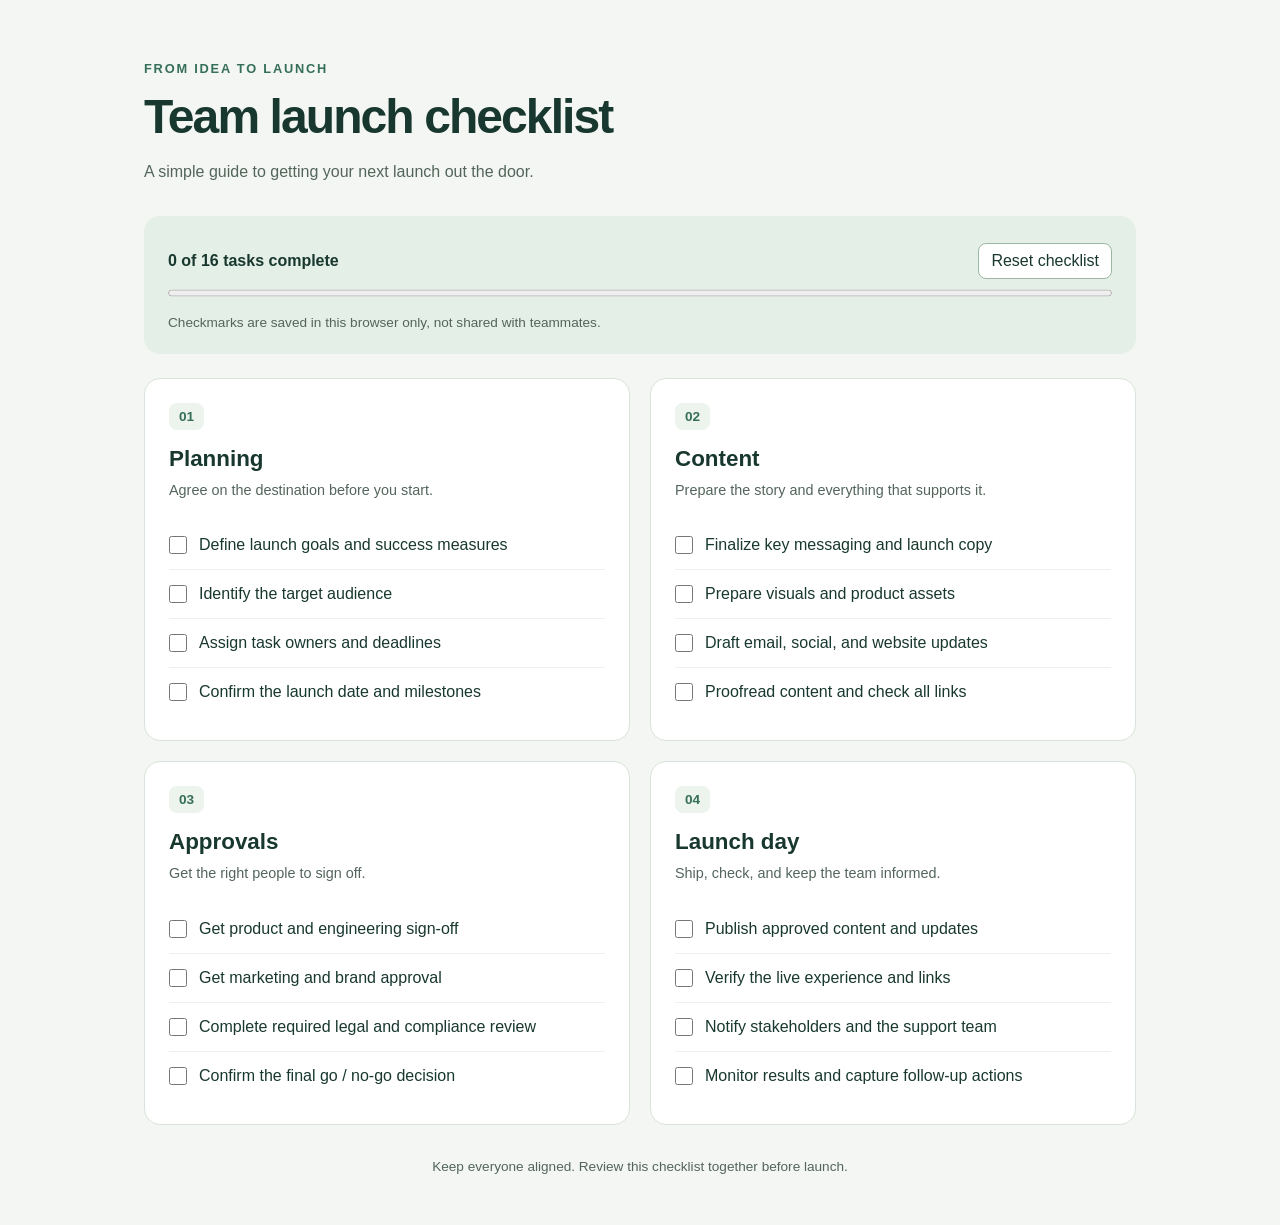
<file: launch-checklist/index.html>
<!doctype html>
<html lang="en">
<head>
  <meta charset="utf-8">
  <meta name="viewport" content="width=device-width, initial-scale=1">
  <title>Team Launch Checklist</title>
  <link rel="stylesheet" href="styles.css">
  <script src="app.js" defer></script>
</head>
<body>
  <main>
    <header>
      <p class="eyebrow">From idea to launch</p>
      <h1>Team launch checklist</h1>
      <p>A simple guide to getting your next launch out the door.</p>
    </header>
    <section class="summary" aria-label="Launch progress">
      <div class="summary-heading">
        <p id="progressText" role="status">0 of 16 tasks complete</p>
        <button id="reset" type="button">Reset checklist</button>
      </div>
      <progress id="progress" max="16" value="0" aria-label="Completed launch tasks"></progress>
      <p class="hint" id="saveNotice">Checkmarks are saved in this browser only, not shared with teammates.</p>
    </section>
    <div id="checklist" class="sections"></div>
    <noscript>Please enable JavaScript to use the checklist.</noscript>
    <footer>Keep everyone aligned. Review this checklist together before launch.</footer>
  </main>
</body>
</html>
</file>
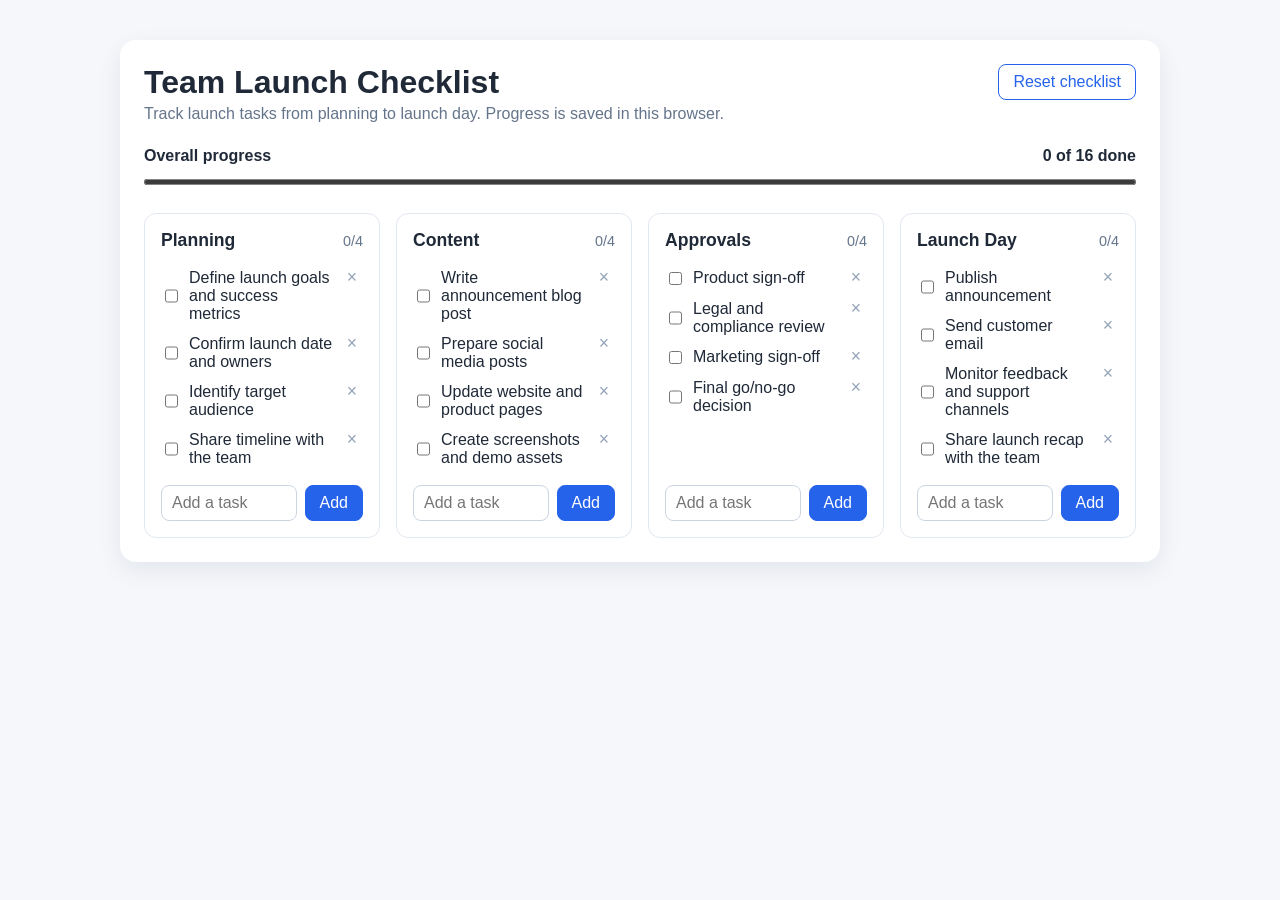
<file: team-launch-checklist/index.html>
<!doctype html>
<html lang="en">
<head>
  <meta charset="utf-8">
  <meta name="viewport" content="width=device-width, initial-scale=1">
  <title>Team Launch Checklist</title>
  <link rel="stylesheet" href="styles.css">
</head>
<body>
  <main class="shell">
    <header class="header">
      <div>
        <h1>Team Launch Checklist</h1>
        <p class="subtitle">Track launch tasks from planning to launch day. Progress is saved in this browser.</p>
      </div>
      <button type="button" id="resetButton" class="secondary">Reset checklist</button>
    </header>

    <section class="overall" aria-live="polite">
      <div class="progress-label">
        <span>Overall progress</span>
        <span id="overallText">0 of 0 done</span>
      </div>
      <progress id="overallProgress" value="0" max="1"></progress>
    </section>

    <div id="sections" class="sections"></div>
  </main>

  <template id="sectionTemplate">
    <section class="section">
      <div class="section-header">
        <h2></h2>
        <span class="count"></span>
      </div>
      <ul class="items"></ul>
      <form class="add-form">
        <label class="visually-hidden">Add a task</label>
        <input type="text" placeholder="Add a task" required>
        <button type="submit">Add</button>
      </form>
    </section>
  </template>

  <script src="app.js"></script>
</body>
</html>
</file>
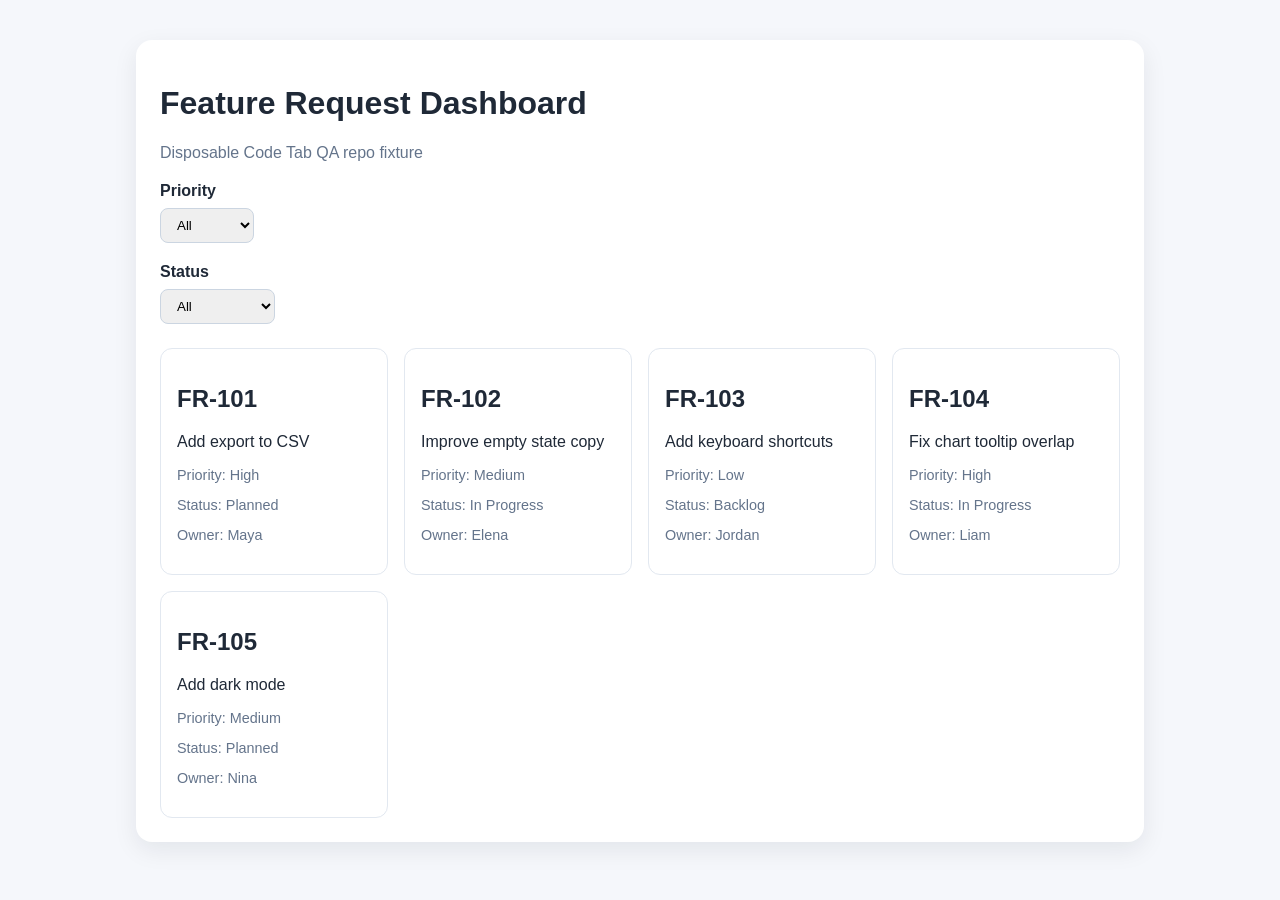
<file: human-qa-smoke-pack/fixtures/sample-github-repo/src/index.html>
<!doctype html>
<html lang="en">
<head>
  <meta charset="utf-8">
  <meta name="viewport" content="width=device-width, initial-scale=1">
  <title>Feature Request Dashboard</title>
  <link rel="stylesheet" href="styles.css">
</head>
<body>
  <main class="shell">
    <h1>Feature Request Dashboard</h1>
    <p class="subtitle">Disposable Code Tab QA repo fixture</p>

    <label for="priorityFilter">Priority</label>
    <select id="priorityFilter">
      <option value="all">All</option>
      <option value="High">High</option>
      <option value="Medium">Medium</option>
      <option value="Low">Low</option>
    </select>

    <label for="statusFilter">Status</label>
    <select id="statusFilter">
      <option value="all">All</option>
      <option value="Backlog">Backlog</option>
      <option value="Planned">Planned</option>
      <option value="In Progress">In Progress</option>
    </select>

    <section id="cards" class="cards" aria-live="polite"></section>
  </main>
  <script src="app.js"></script>
</body>
</html>
</file>
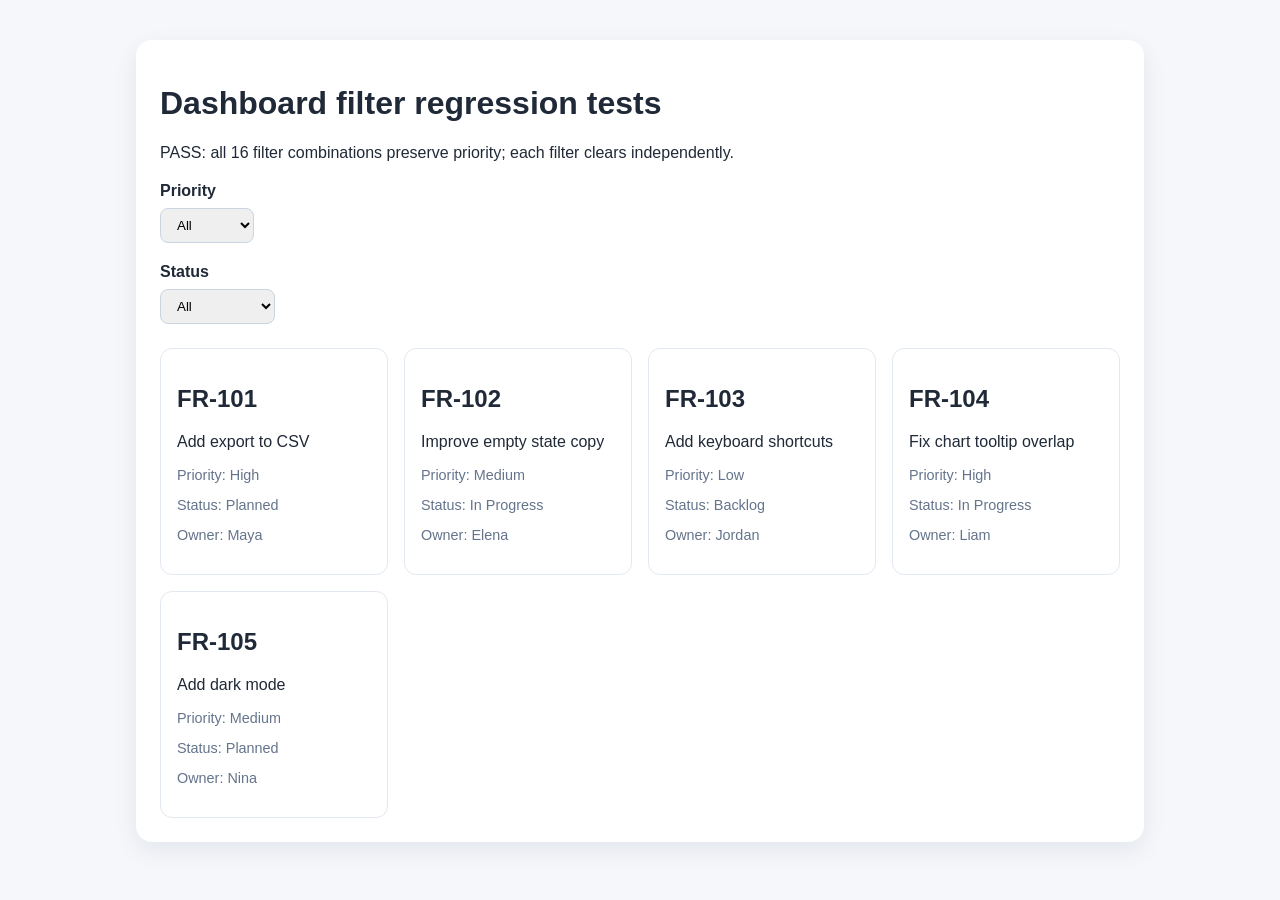
<file: human-qa-smoke-pack/fixtures/sample-github-repo/tests/index.html>
<!doctype html>
<html lang="en">
<head>
  <meta charset="utf-8">
  <meta name="viewport" content="width=device-width, initial-scale=1">
  <title>Dashboard filter regression tests</title>
  <link rel="stylesheet" href="../src/styles.css">
</head>
<body>
  <main class="shell">
    <h1>Dashboard filter regression tests</h1>
    <p id="test-results" role="status">Running tests…</p>
    <label for="priorityFilter">Priority</label>
    <select id="priorityFilter">
      <option value="all">All</option>
      <option value="High">High</option>
      <option value="Medium">Medium</option>
      <option value="Low">Low</option>
    </select>
    <label for="statusFilter">Status</label>
    <select id="statusFilter">
      <option value="all">All</option>
      <option value="Planned">Planned</option>
      <option value="In Progress">In Progress</option>
      <option value="Backlog">Backlog</option>
    </select>
    <section id="cards" class="cards" aria-live="polite"></section>
  </main>
  <script src="../src/app.js"></script>
  <script src="filters.test.js"></script>
</body>
</html>
</file>
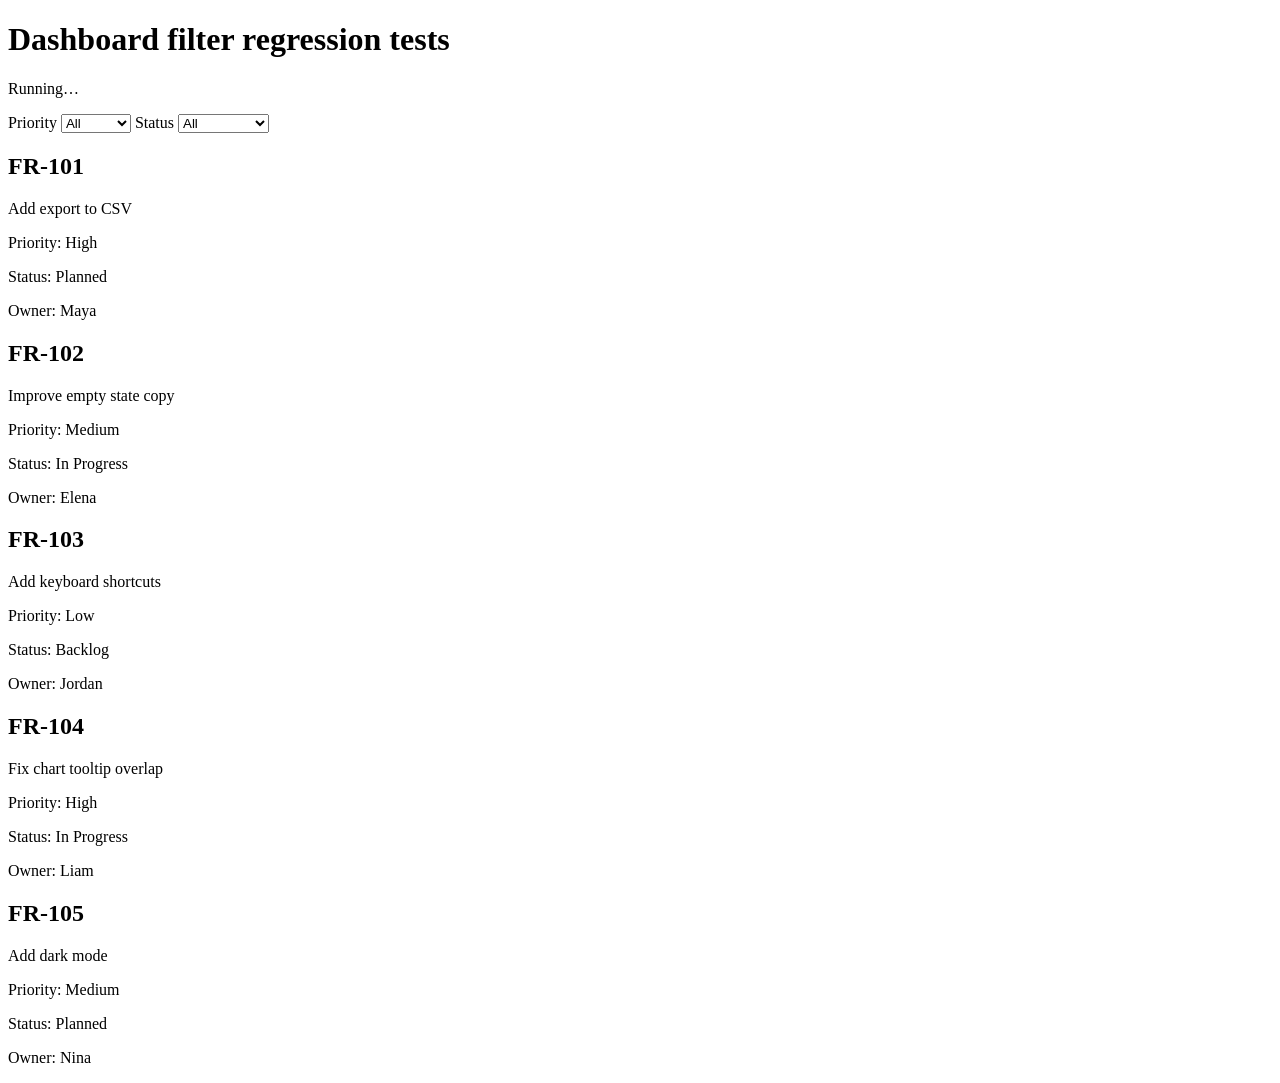
<file: human-qa-smoke-pack/fixtures/sample-github-repo/tests/filters.html>
<!doctype html>
<html lang="en">
<head>
  <meta charset="utf-8">
  <meta name="viewport" content="width=device-width, initial-scale=1">
  <title>Dashboard filter regression tests</title>
</head>
<body>
  <h1>Dashboard filter regression tests</h1>
  <p id="result" role="status">Running…</p>
  <label for="priorityFilter">Priority</label>
  <select id="priorityFilter">
    <option value="all">All</option>
    <option>High</option>
    <option>Medium</option>
    <option>Low</option>
  </select>
  <label for="statusFilter">Status</label>
  <select id="statusFilter">
    <option value="all">All</option>
    <option>Backlog</option>
    <option>Planned</option>
    <option>In Progress</option>
  </select>
  <section id="cards" aria-live="polite"></section>
  <script src="../src/app.js"></script>
  <script src="filters.test.js"></script>
</body>
</html>
</file>
<file: launch-checklist/styles.css>
:root { font-family: "Segoe UI", Arial, sans-serif; color: #18382f; background: #f3f6f2; }
* { box-sizing: border-box; }
body { margin: 0; }
main { max-width: 1040px; margin: 0 auto; padding: 48px 24px; }
header { margin-bottom: 32px; }
.eyebrow { color: #356f59; text-transform: uppercase; font-size: .8rem; font-weight: 700; letter-spacing: .14em; }
h1 { font-size: clamp(2rem, 5vw, 3rem); margin: 12px 0; letter-spacing: -.04em; }
header > p:last-child, .description, .hint, footer { color: #53655c; line-height: 1.5; }
.summary { padding: 20px 24px; border-radius: 16px; background: #e4efe7; margin-bottom: 24px; }
.summary-heading { display: flex; align-items: center; justify-content: space-between; gap: 16px; flex-wrap: wrap; }
#progressText { font-weight: 700; }
button { font: inherit; border: 1px solid #9eb7a5; border-radius: 8px; padding: 8px 12px; background: white; color: #18382f; cursor: pointer; }
button:hover { background: #f1f6f2; }
progress { display: block; width: 100%; height: 14px; accent-color: #23764f; }
.hint { font-size: .85rem; margin-bottom: 0; }
.sections { display: grid; grid-template-columns: repeat(2, minmax(0, 1fr)); gap: 20px; }
.checklist-section { background: white; border: 1px solid #d9e3db; border-radius: 16px; padding: 24px; }
.step { display: inline-block; background: #edf4ee; color: #356f59; padding: 6px 10px; border-radius: 8px; font-size: .85rem; font-weight: 700; }
h2 { margin: 16px 0 8px; font-size: 1.4rem; }
.description { margin: 0 0 20px; font-size: .9rem; }
ul { margin: 0; padding: 0; list-style: none; }
li + li { border-top: 1px solid #edf1ed; }
label { display: flex; align-items: flex-start; gap: 12px; padding: 12px 0; cursor: pointer; line-height: 1.5; }
input[type="checkbox"] { width: 18px; height: 18px; flex-shrink: 0; margin: 3px 0 0; accent-color: #23764f; cursor: pointer; }
input:checked + span { text-decoration: line-through; color: #647268; }
:focus-visible { outline: 3px solid #23764f; outline-offset: 4px; }
footer { text-align: center; margin-top: 32px; font-size: .85rem; }
@media (max-width: 640px) { main { padding: 28px 16px; } .sections { grid-template-columns: 1fr; } .summary, .checklist-section { padding: 20px; } }
</file>
<file: team-launch-checklist/styles.css>
* {
  box-sizing: border-box;
}

body {
  margin: 0;
  font-family: "Segoe UI", Arial, sans-serif;
  background: #f5f7fb;
  color: #1f2937;
}

.shell {
  max-width: 1040px;
  margin: 40px auto;
  padding: 24px;
  background: #fff;
  border-radius: 16px;
  box-shadow: 0 8px 24px rgba(15, 23, 42, 0.08);
}

.header {
  display: flex;
  flex-wrap: wrap;
  justify-content: space-between;
  align-items: flex-start;
  gap: 16px;
}

h1 {
  margin: 0 0 4px;
}

.subtitle {
  margin: 0;
  color: #64748b;
}

button {
  padding: 8px 14px;
  border: 1px solid #2563eb;
  border-radius: 8px;
  background: #2563eb;
  color: #fff;
  font: inherit;
  cursor: pointer;
}

button.secondary {
  background: #fff;
  color: #2563eb;
}

.overall {
  margin-top: 24px;
}

.progress-label {
  display: flex;
  justify-content: space-between;
  margin-bottom: 6px;
  font-weight: 600;
}

progress {
  width: 100%;
  height: 12px;
  accent-color: #16a34a;
}

.sections {
  display: grid;
  grid-template-columns: repeat(auto-fit, minmax(230px, 1fr));
  gap: 16px;
  margin-top: 24px;
}

.section {
  display: flex;
  flex-direction: column;
  border: 1px solid #e2e8f0;
  border-radius: 12px;
  padding: 16px;
}

.section.complete {
  border-color: #16a34a;
  background: #f0fdf4;
}

.section-header {
  display: flex;
  justify-content: space-between;
  align-items: baseline;
}

h2 {
  margin: 0;
  font-size: 1.1rem;
}

.count {
  color: #64748b;
  font-size: 0.9rem;
}

.items {
  flex: 1;
  list-style: none;
  margin: 12px 0;
  padding: 0;
}

.item {
  display: flex;
  justify-content: space-between;
  align-items: flex-start;
  gap: 8px;
  padding: 6px 0;
}

.item label {
  display: flex;
  gap: 8px;
  cursor: pointer;
}

.item input {
  margin-top: 3px;
}

.item.done span {
  color: #94a3b8;
  text-decoration: line-through;
}

.remove {
  padding: 0 6px;
  border: none;
  background: none;
  color: #94a3b8;
  font-size: 1.1rem;
  line-height: 1;
}

.remove:hover,
.remove:focus {
  color: #dc2626;
}

.add-form {
  display: flex;
  gap: 8px;
}

.add-form input {
  flex: 1;
  min-width: 0;
  padding: 8px 10px;
  border: 1px solid #cbd5e1;
  border-radius: 8px;
  font: inherit;
}

.visually-hidden {
  position: absolute;
  width: 1px;
  height: 1px;
  overflow: hidden;
  clip: rect(0 0 0 0);
  white-space: nowrap;
}
</file>
<file: human-qa-smoke-pack/fixtures/sample-github-repo/src/styles.css>
body {
  margin: 0;
  font-family: Segoe UI, Arial, sans-serif;
  background: #f5f7fb;
  color: #1f2937;
}

.shell {
  max-width: 960px;
  margin: 40px auto;
  padding: 24px;
  background: white;
  border-radius: 16px;
  box-shadow: 0 8px 24px rgba(15, 23, 42, 0.08);
}

.subtitle {
  color: #64748b;
}

.filters {
  display: flex;
  flex-wrap: wrap;
  gap: 24px;
}

label {
  display: block;
  margin-top: 20px;
  margin-bottom: 8px;
  font-weight: 600;
}

select {
  padding: 8px 12px;
  border: 1px solid #cbd5e1;
  border-radius: 8px;
}

.cards {
  display: grid;
  grid-template-columns: repeat(auto-fit, minmax(220px, 1fr));
  gap: 16px;
  margin-top: 24px;
}

.card {
  border: 1px solid #e2e8f0;
  border-radius: 12px;
  padding: 16px;
  background: #fff;
}

.meta {
  color: #64748b;
  font-size: 0.9rem;
}

.empty {
  grid-column: 1 / -1;
  color: #64748b;
}
</file>
